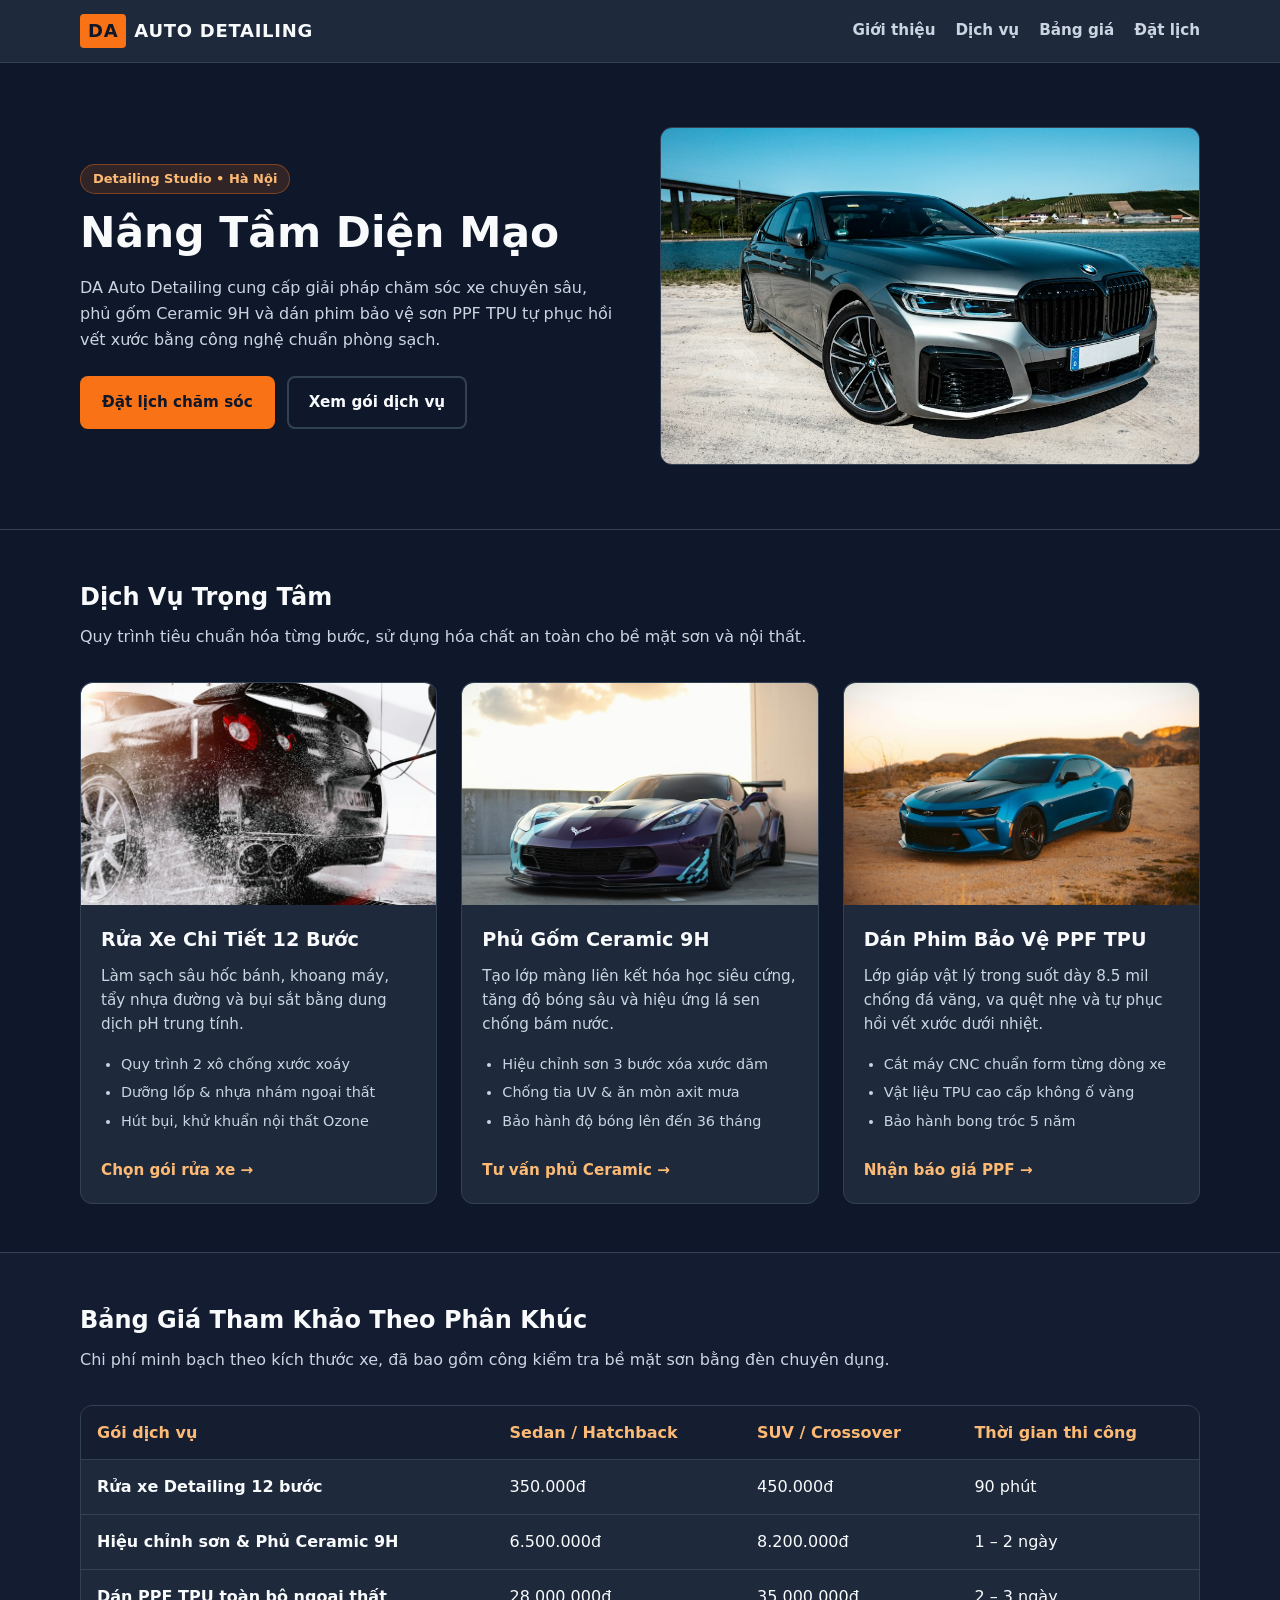
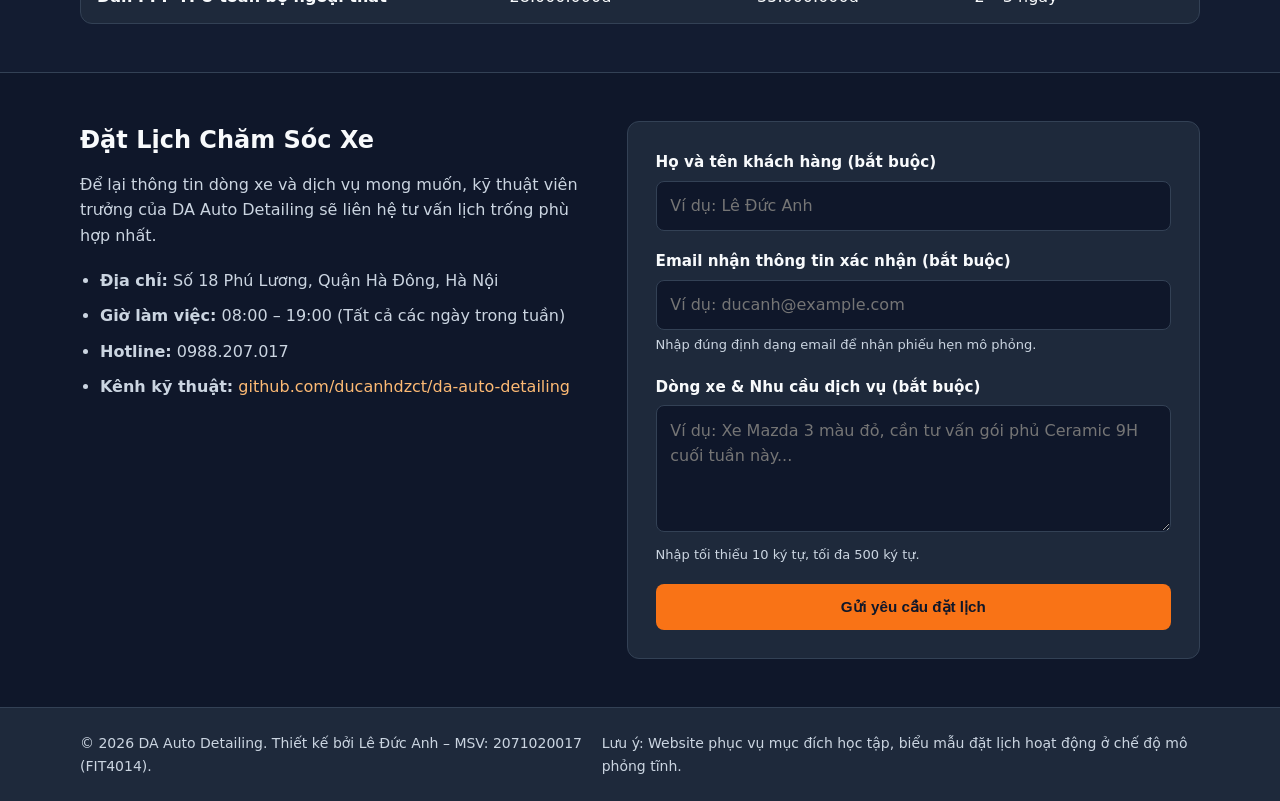
<file: index.html>
<!DOCTYPE html>
<html lang="vi">

<head>
    <meta charset="UTF-8">
    <meta name="viewport" content="width=device-width, initial-scale=1.0">
    <title>DA Auto Detailing | Chăm Sóc & Bảo Vệ Xe Công Nghệ Cao</title>
    <link rel="stylesheet" href="css/style.css">
</head>

<body>
    <header class="site-header">
        <div class="container header-inner">
            <a href="index.html" class="brand-logo" aria-label="Trang chủ DA Auto Detailing">
                <span class="brand-mark">DA</span> AUTO DETAILING
            </a>
            <nav class="site-nav" aria-label="Điều hướng chính">
                <a href="#gioi-thieu">Giới thiệu</a>
                <a href="#dich-vu">Dịch vụ</a>
                <a href="#bang-gia">Bảng giá</a>
                <a href="#dat-lich">Đặt lịch</a>
            </nav>
        </div>
    </header>

    <main>
        <section id="gioi-thieu" class="hero-section">
            <div class="container hero-inner">
                <div class="hero-text">
                    <span class="hero-badge">Detailing Studio • Hà Nội</span>
                    <h1>Nâng Tầm Diện Mạo </h1>
                    <p>
                        DA Auto Detailing cung cấp giải pháp chăm sóc xe chuyên sâu, phủ gốm Ceramic 9H và dán phim bảo
                        vệ sơn PPF TPU tự phục hồi vết xước bằng công nghệ chuẩn phòng sạch.
                    </p>
                    <div class="hero-actions">
                        <a href="#dat-lich" class="btn btn-primary">Đặt lịch chăm sóc</a>
                        <a href="#dich-vu" class="btn btn-outline">Xem gói dịch vụ</a>
                    </div>
                </div>
                <div class="hero-media">
                    <img src="assets/images/hero-detailing.jpg"
                        alt="Kỹ thuật viên đang đánh bóng hiệu chỉnh bề mặt sơn xe thể thao màu đen trong xưởng DA Auto Detailing"
                        width="900" height="600">
                </div>
            </div>
        </section>

        <section id="dich-vu" class="section-block">
            <div class="container">
                <div class="section-head">
                    <h2>Dịch Vụ Trọng Tâm</h2>
                    <p>Quy trình tiêu chuẩn hóa từng bước, sử dụng hóa chất an toàn cho bề mặt sơn và nội thất.</p>
                </div>

                <div class="service-grid">
                    <article class="service-card">
                        <div class="card-thumb">
                            <img src="assets/images/rua-xe-chi-tiet.jpg"
                                alt="Rửa xe chi tiết bằng phương pháp bọt tuyết trung tính không chạm" width="800"
                                height="500">
                        </div>
                        <div class="card-body">
                            <h3>Rửa Xe Chi Tiết 12 Bước</h3>
                            <p>Làm sạch sâu hốc bánh, khoang máy, tẩy nhựa đường và bụi sắt bằng dung dịch pH trung
                                tính.</p>
                            <ul class="feature-list">
                                <li>Quy trình 2 xô chống xước xoáy</li>
                                <li>Dưỡng lốp &amp; nhựa nhám ngoại thất</li>
                                <li>Hút bụi, khử khuẩn nội thất Ozone</li>
                            </ul>
                            <a href="#dat-lich" class="card-link">Chọn gói rửa xe →</a>
                        </div>
                    </article>

                    <article class="service-card">
                        <div class="card-thumb">
                            <img src="assets/images/phu-ceramic.jpg"
                                alt="Bề mặt sơn xe bóng gương sau khi hoàn thiện phủ Ceramic 9H" width="800"
                                height="500">
                        </div>
                        <div class="card-body">
                            <h3>Phủ Gốm Ceramic 9H</h3>
                            <p>Tạo lớp màng liên kết hóa học siêu cứng, tăng độ bóng sâu và hiệu ứng lá sen chống bám
                                nước.</p>
                            <ul class="feature-list">
                                <li>Hiệu chỉnh sơn 3 bước xóa xước dăm</li>
                                <li>Chống tia UV &amp; ăn mòn axit mưa</li>
                                <li>Bảo hành độ bóng lên đến 36 tháng</li>
                            </ul>
                            <a href="#dat-lich" class="card-link">Tư vấn phủ Ceramic →</a>
                        </div>
                    </article>

                    <article class="service-card">
                        <div class="card-thumb">
                            <img src="assets/images/dan-ppf.jpg"
                                alt="Thi công dán phim bảo vệ sơn PPF TPU cho siêu xe thể thao" width="800"
                                height="500">
                        </div>
                        <div class="card-body">
                            <h3>Dán Phim Bảo Vệ PPF TPU</h3>
                            <p>Lớp giáp vật lý trong suốt dày 8.5 mil chống đá văng, va quệt nhẹ và tự phục hồi vết xước
                                dưới nhiệt.</p>
                            <ul class="feature-list">
                                <li>Cắt máy CNC chuẩn form từng dòng xe</li>
                                <li>Vật liệu TPU cao cấp không ố vàng</li>
                                <li>Bảo hành bong tróc 5 năm</li>
                            </ul>
                            <a href="#dat-lich" class="card-link">Nhận báo giá PPF →</a>
                        </div>
                    </article>
                </div>
            </div>
        </section>

        <section id="dich-vu" class="section-block section-alt">
            <div class="container">
                <div class="section-head">
                    <h2>Bảng Giá Tham Khảo Theo Phân Khúc</h2>
                    <p>Chi phí minh bạch theo kích thước xe, đã bao gồm công kiểm tra bề mặt sơn bằng đèn chuyên dụng.
                    </p>
                </div>

                <div class="table-wrapper">
                    <table class="pricing-table">
                        <thead>
                            <tr>
                                <th scope="col">Gói dịch vụ</th>
                                <th scope="col">Sedan / Hatchback</th>
                                <th scope="col">SUV / Crossover</th>
                                <th scope="col">Thời gian thi công</th>
                            </tr>
                        </thead>
                        <tbody>
                            <tr>
                                <th scope="row">Rửa xe Detailing 12 bước</th>
                                <td>350.000đ</td>
                                <td>450.000đ</td>
                                <td>90 phút</td>
                            </tr>
                            <tr>
                                <th scope="row">Hiệu chỉnh sơn &amp; Phủ Ceramic 9H</th>
                                <td>6.500.000đ</td>
                                <td>8.200.000đ</td>
                                <td>1 – 2 ngày</td>
                            </tr>
                            <tr>
                                <th scope="row">Dán PPF TPU toàn bộ ngoại thất</th>
                                <td>28.000.000đ</td>
                                <td>35.000.000đ</td>
                                <td>2 – 3 ngày</td>
                            </tr>
                        </tbody>
                    </table>
                </div>
            </div>
        </section>

        <section id="dat-lich" class="section-block">
            <div class="container contact-layout">
                <div class="contact-info">
                    <h2>Đặt Lịch Chăm Sóc Xe</h2>
                    <p>
                        Để lại thông tin dòng xe và dịch vụ mong muốn, kỹ thuật viên trưởng của DA Auto Detailing sẽ
                        liên hệ tư vấn lịch trống phù hợp nhất.
                    </p>
                    <ul class="info-list">
                        <li><strong>Địa chỉ:</strong> Số 18 Phú Lương, Quận Hà Đông, Hà Nội</li>
                        <li><strong>Giờ làm việc:</strong> 08:00 – 19:00 (Tất cả các ngày trong tuần)</li>
                        <li><strong>Hotline:</strong> 0988.207.017</li>
                        <li>
                            <strong>Kênh kỹ thuật:</strong>
                            <a href="https://github.com/ducanhdzct/da-auto-detailing" target="_blank" rel="noopener">
                                github.com/ducanhdzct/da-auto-detailing
                            </a>
                        </li>
                    </ul>
                </div>

                <form class="booking-form" action="ket-qua.html" method="get">
                    <div class="form-group">
                        <label for="fullname">Họ và tên khách hàng (bắt buộc)</label>
                        <input type="text" id="fullname" name="fullname" placeholder="Ví dụ: Lê Đức Anh"
                            autocomplete="name" required minlength="2" maxlength="80">
                    </div>

                    <div class="form-group">
                        <label for="email">Email nhận thông tin xác nhận (bắt buộc)</label>
                        <input type="email" id="email" name="email" placeholder="Ví dụ: ducanh@example.com"
                            autocomplete="email" required aria-describedby="email-help">
                        <p id="email-help" class="field-help">Nhập đúng định dạng email để nhận phiếu hẹn mô phỏng.</p>
                    </div>

                    <div class="form-group">
                        <label for="service-note">Dòng xe &amp; Nhu cầu dịch vụ (bắt buộc)</label>
                        <textarea id="service-note" name="service_note" rows="4"
                            placeholder="Ví dụ: Xe Mazda 3 màu đỏ, cần tư vấn gói phủ Ceramic 9H cuối tuần này..."
                            required minlength="10" maxlength="500" aria-describedby="note-help"></textarea>
                        <p id="note-help" class="field-help">Nhập tối thiểu 10 ký tự, tối đa 500 ký tự.</p>
                    </div>

                    <button type="submit" class="btn btn-primary btn-full">Gửi yêu cầu đặt lịch</button>
                </form>
            </div>
        </section>
    </main>

    <footer class="site-footer">
        <div class="container footer-inner">
            <p>&copy; 2026 DA Auto Detailing. Thiết kế bởi Lê Đức Anh – MSV: 2071020017 (FIT4014).</p>
            <p class="footer-note">Lưu ý: Website phục vụ mục đích học tập, biểu mẫu đặt lịch hoạt động ở chế độ mô
                phỏng tĩnh.</p>
        </div>
    </footer>
</body>

</html>
</file>
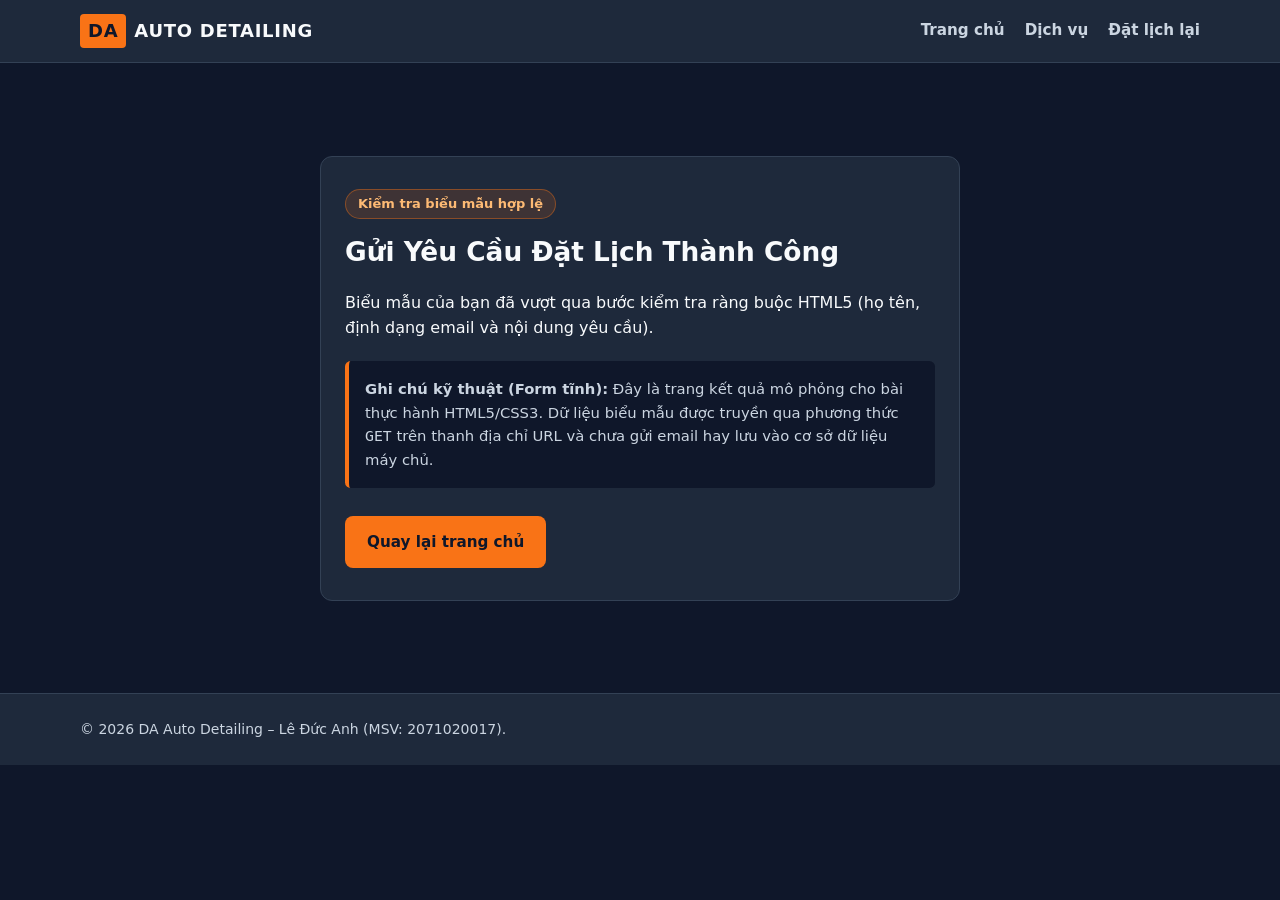
<file: ket-qua.html>
<!DOCTYPE html>
<html lang="vi">

<head>
    <meta charset="UTF-8">
    <meta name="viewport" content="width=device-width, initial-scale=1.0">
    <title>Xác Nhận Đặt Lịch | DA Auto Detailing</title>
    <link rel="stylesheet" href="css/style.css">
</head>

<body>
    <header class="site-header">
        <div class="container header-inner">
            <a href="index.html" class="brand-logo">
                <span class="brand-mark">DA</span> AUTO DETAILING
            </a>
            <nav class="site-nav" aria-label="Điều hướng chính">
                <a href="index.html">Trang chủ</a>
                <a href="index.html#dich-vu">Dịch vụ</a>
                <a href="index.html#dat-lich">Đặt lịch lại</a>
            </nav>
        </div>
    </header>

    <main class="result-main">
        <div class="container">
            <section class="result-card">
                <span class="hero-badge">Kiểm tra biểu mẫu hợp lệ</span>
                <h1>Gửi Yêu Cầu Đặt Lịch Thành Công</h1>
                <p>
                    Biểu mẫu của bạn đã vượt qua bước kiểm tra ràng buộc HTML5 (họ tên, định dạng email và nội dung yêu
                    cầu).
                </p>
                <div class="notice-box">
                    <strong>Ghi chú kỹ thuật (Form tĩnh):</strong> Đây là trang kết quả mô phỏng cho bài thực hành
                    HTML5/CSS3. Dữ liệu biểu mẫu được truyền qua phương thức <code>GET</code> trên thanh địa chỉ URL và
                    chưa gửi email hay lưu vào cơ sở dữ liệu máy chủ.
                </div>
                <a href="index.html" class="btn btn-primary">Quay lại trang chủ</a>
            </section>
        </div>
    </main>

    <footer class="site-footer">
        <div class="container footer-inner">
            <p>&copy; 2026 DA Auto Detailing – Lê Đức Anh (MSV: 2071020017).</p>
        </div>
    </footer>
</body>

</html>
</file>
<file: css/style.css>
/* =========================================================
   1. DESIGN TOKENS & RESET (BOX MODEL)
   ========================================================= */
:root {
    --bg-page: #0f172a;
    --bg-surface: #1e293b;
    --bg-alt: #131c31;
    --text-main: #f8fafc;
    --text-muted: #cbd5e1;
    --accent: #f97316;
    --accent-hover: #ea580c;
    --border-color: #334155;
    --focus-ring: #38bdf8;
    --error-color: #ef4444;
}

*,
*::before,
*::after {
    box-sizing: border-box;
}

html {
    scroll-behavior: smooth;
}

body {
    margin: 0;
    font-family: system-ui, -apple-system, "Segoe UI", Roboto, sans-serif;
    background-color: var(--bg-page);
    color: var(--text-main);
    line-height: 1.6;
}

img {
    display: block;
    max-width: 100%;
    height: auto;
}

a {
    color: inherit;
    text-decoration: none;
}

/* Hien thi vien focus ro rang khi dieu huong bang ban phim (Tab) */
a:focus-visible,
button:focus-visible,
input:focus-visible,
textarea:focus-visible {
    outline: 3px solid var(--focus-ring);
    outline-offset: 3px;
}

/* =========================================================
   2. CONTAINER & HEADER / NAVIGATION (MOBILE-FIRST)
   ========================================================= */
.container {
    width: 100%;
    max-width: 72rem;
    margin-inline: auto;
    padding-inline: 1rem;
}

.site-header {
    background-color: var(--bg-surface);
    border-bottom: 1px solid var(--border-color);
    position: sticky;
    top: 0;
    z-index: 10;
}

.header-inner {
    display: flex;
    flex-direction: column;
    gap: 0.75rem;
    padding-block: 0.875rem;
}

.brand-logo {
    font-weight: 800;
    font-size: 1.125rem;
    letter-spacing: 0.04em;
    display: inline-flex;
    align-items: center;
    gap: 0.5rem;
}

.brand-mark {
    background-color: var(--accent);
    color: #0f172a;
    padding: 0.15rem 0.5rem;
    border-radius: 4px;
    font-weight: 900;
}

.site-nav {
    display: flex;
    flex-wrap: wrap;
    gap: 0.5rem 1.25rem;
}

.site-nav a {
    color: var(--text-muted);
    font-weight: 600;
    font-size: 0.95rem;
    padding-block: 0.25rem;
    border-bottom: 2px solid transparent;
    transition: color 180ms ease, border-color 180ms ease;
}

.site-nav a:hover {
    color: var(--text-main);
    border-bottom-color: var(--accent);
}

/* =========================================================
   3. HERO SECTION & BUTTONS
   ========================================================= */
.hero-section {
    padding-block: 2.5rem;
    border-bottom: 1px solid var(--border-color);
}

.hero-inner {
    display: flex;
    flex-direction: column-reverse;
    gap: 1.75rem;
}

.hero-badge {
    display: inline-block;
    background-color: rgba(249, 115, 22, 0.15);
    color: #fdba74;
    border: 1px solid rgba(249, 115, 22, 0.4);
    padding: 0.25rem 0.75rem;
    border-radius: 999px;
    font-size: 0.8125rem;
    font-weight: 600;
    margin-bottom: 0.75rem;
}

.hero-text h1 {
    margin: 0 0 1rem;
    font-size: 1.75rem;
    line-height: 1.25;
}

.hero-text p {
    margin: 0 0 1.5rem;
    color: var(--text-muted);
}

.hero-actions {
    display: flex;
    flex-wrap: wrap;
    gap: 0.75rem;
}

.hero-media img {
    width: 100%;
    aspect-ratio: 16 / 10;
    object-fit: cover;
    border-radius: 0.75rem;
    border: 1px solid var(--border-color);
}

.btn {
    display: inline-flex;
    align-items: center;
    justify-content: center;
    padding: 0.75rem 1.25rem;
    border-radius: 0.5rem;
    font-weight: 700;
    font-size: 0.95rem;
    cursor: pointer;
    border: 2px solid transparent;
    transition: background-color 180ms ease, color 180ms ease, transform 180ms ease;
}

.btn:active {
    transform: translateY(1px);
}

.btn-primary {
    background-color: var(--accent);
    color: #0f172a;
}

.btn-primary:hover {
    background-color: var(--accent-hover);
    color: #ffffff;
}

.btn-outline {
    border-color: var(--border-color);
    color: var(--text-main);
    background-color: transparent;
}

.btn-outline:hover {
    border-color: var(--accent);
    color: #fdba74;
}

.btn-full {
    width: 100%;
}

/* =========================================================
   4. SERVICE CARDS (GRID 1 COT MAC DINH)
   ========================================================= */
.section-block {
    padding-block: 3rem;
}

.section-alt {
    background-color: var(--bg-alt);
    border-block: 1px solid var(--border-color);
}

.section-head {
    margin-bottom: 2rem;
}

.section-head h2 {
    margin: 0 0 0.5rem;
    font-size: 1.5rem;
}

.section-head p {
    margin: 0;
    color: var(--text-muted);
}

.service-grid {
    display: grid;
    grid-template-columns: 1fr;
    gap: 1.5rem;
}

.service-card {
    min-width: 0;
    background-color: var(--bg-surface);
    border: 1px solid var(--border-color);
    border-radius: 0.75rem;
    display: flex;
    flex-direction: column;
    transition: transform 180ms ease, border-color 180ms ease;
}

.service-card:hover,
.service-card:focus-within {
    transform: translateY(-4px);
    border-color: var(--accent);
}

.card-thumb {
    overflow: hidden;
    border-top-left-radius: 0.75rem;
    border-top-right-radius: 0.75rem;
}

.card-thumb img {
    width: 100%;
    aspect-ratio: 16 / 10;
    object-fit: cover;
}

.card-body {
    padding: 1.25rem;
    display: flex;
    flex-direction: column;
    flex: 1;
}

.card-body h3 {
    margin: 0 0 0.5rem;
    font-size: 1.2rem;
}

.card-body p {
    margin: 0 0 1rem;
    color: var(--text-muted);
    font-size: 0.95rem;
}

.feature-list {
    margin: 0 0 1.25rem;
    padding-left: 1.25rem;
    color: var(--text-muted);
    font-size: 0.9rem;
}

.feature-list li {
    margin-bottom: 0.35rem;
}

.card-link {
    margin-top: auto;
    color: #fdba74;
    font-weight: 700;
    font-size: 0.95rem;
    overflow-wrap: anywhere;
}

.card-link:hover {
    text-decoration: underline;
}

/* =========================================================
   5. PRICING TABLE (RESPONSIVE WRAPPER)
   ========================================================= */
.table-wrapper {
    width: 100%;
    overflow-x: auto;
    border: 1px solid var(--border-color);
    border-radius: 0.75rem;
    background-color: var(--bg-surface);
}

.pricing-table {
    width: 100%;
    border-collapse: collapse;
    text-align: left;
    min-width: 32rem;
}

.pricing-table th,
.pricing-table td {
    padding: 0.875rem 1rem;
    border-bottom: 1px solid var(--border-color);
}

.pricing-table thead th {
    background-color: rgba(15, 23, 42, 0.6);
    color: #fdba74;
    font-weight: 700;
}

.pricing-table tbody tr:last-child th,
.pricing-table tbody tr:last-child td {
    border-bottom: none;
}

/* =========================================================
   6. CONTACT & STATIC FORM VALIDATION
   ========================================================= */
.contact-layout {
    display: grid;
    grid-template-columns: 1fr;
    gap: 2rem;
}

.contact-info h2 {
    margin: 0 0 0.75rem;
    font-size: 1.5rem;
}

.contact-info p {
    margin: 0 0 1.25rem;
    color: var(--text-muted);
}

.info-list {
    margin: 0;
    padding-left: 1.25rem;
    color: var(--text-muted);
}

.info-list li {
    margin-bottom: 0.6rem;
}

.info-list a {
    color: #fdba74;
    overflow-wrap: anywhere;
}

.booking-form {
    background-color: var(--bg-surface);
    border: 1px solid var(--border-color);
    border-radius: 0.75rem;
    padding: 1.25rem;
}

.form-group {
    margin-bottom: 1.15rem;
}

.form-group label {
    display: block;
    font-weight: 600;
    margin-bottom: 0.4rem;
    font-size: 0.95rem;
}

.form-group input,
.form-group textarea {
    width: 100%;
    padding: 0.7rem 0.85rem;
    border-radius: 0.5rem;
    border: 1px solid var(--border-color);
    background-color: var(--bg-page);
    color: var(--text-main);
    font: inherit;
}

.form-group input:user-invalid,
.form-group textarea:user-invalid {
    border: 2px solid var(--error-color);
}

.field-help {
    margin: 0.35rem 0 0;
    font-size: 0.8125rem;
    color: var(--text-muted);
}

/* =========================================================
   7. RESULT PAGE & FOOTER
   ========================================================= */
.result-main {
    padding-block: 4rem;
    min-height: 70vh;
    display: flex;
    align-items: center;
}

.result-card {
    max-width: 40rem;
    margin-inline: auto;
    background-color: var(--bg-surface);
    border: 1px solid var(--border-color);
    border-radius: 0.75rem;
    padding: 2rem 1.5rem;
}

.result-card h1 {
    margin: 0 0 0.75rem;
    font-size: 1.65rem;
}

.notice-box {
    background-color: var(--bg-page);
    border-left: 4px solid var(--accent);
    padding: 1rem;
    margin-block: 1.25rem 1.75rem;
    border-radius: 0.35rem;
    font-size: 0.925rem;
    color: var(--text-muted);
}

.site-footer {
    background-color: var(--bg-surface);
    border-top: 1px solid var(--border-color);
    padding-block: 1.5rem;
    color: var(--text-muted);
    font-size: 0.875rem;
}

.footer-inner {
    display: flex;
    flex-direction: column;
    gap: 0.35rem;
}

.footer-inner p {
    margin: 0;
}

/* =========================================================
   8. RESPONSIVE BREAKPOINTS (B1 = 640px, B2 = 960px)
   ========================================================= */

/* B1 = 640px: Du cho cho 2 cot card (2*280 + 24 + 2*16 = 616px -> chon 640px) */
@media (min-width: 640px) {
    .header-inner {
        flex-direction: row;
        align-items: center;
        justify-content: space-between;
    }

    .hero-text h1 {
        font-size: 2.25rem;
    }

    .service-grid {
        grid-template-columns: repeat(2, minmax(0, 1fr));
    }

    .booking-form {
        padding: 1.75rem;
    }
}

/* B2 = 960px: Du cho cho 3 cot card (3*280 + 2*24 + 2*16 = 920px -> chon 960px) */
@media (min-width: 960px) {
    .hero-section {
        padding-block: 4rem;
    }

    .hero-inner {
        flex-direction: row;
        align-items: center;
        gap: 2.5rem;
    }

    .hero-text,
    .hero-media {
        flex: 1;
    }

    .hero-text h1 {
        font-size: 2.65rem;
    }

    .service-grid {
        grid-template-columns: repeat(3, minmax(0, 1fr));
    }

    .contact-layout {
        grid-template-columns: 1fr 1.15fr;
        align-items: start;
        gap: 3rem;
    }

    .footer-inner {
        flex-direction: row;
        justify-content: space-between;
        align-items: center;
    }
}
</file>
